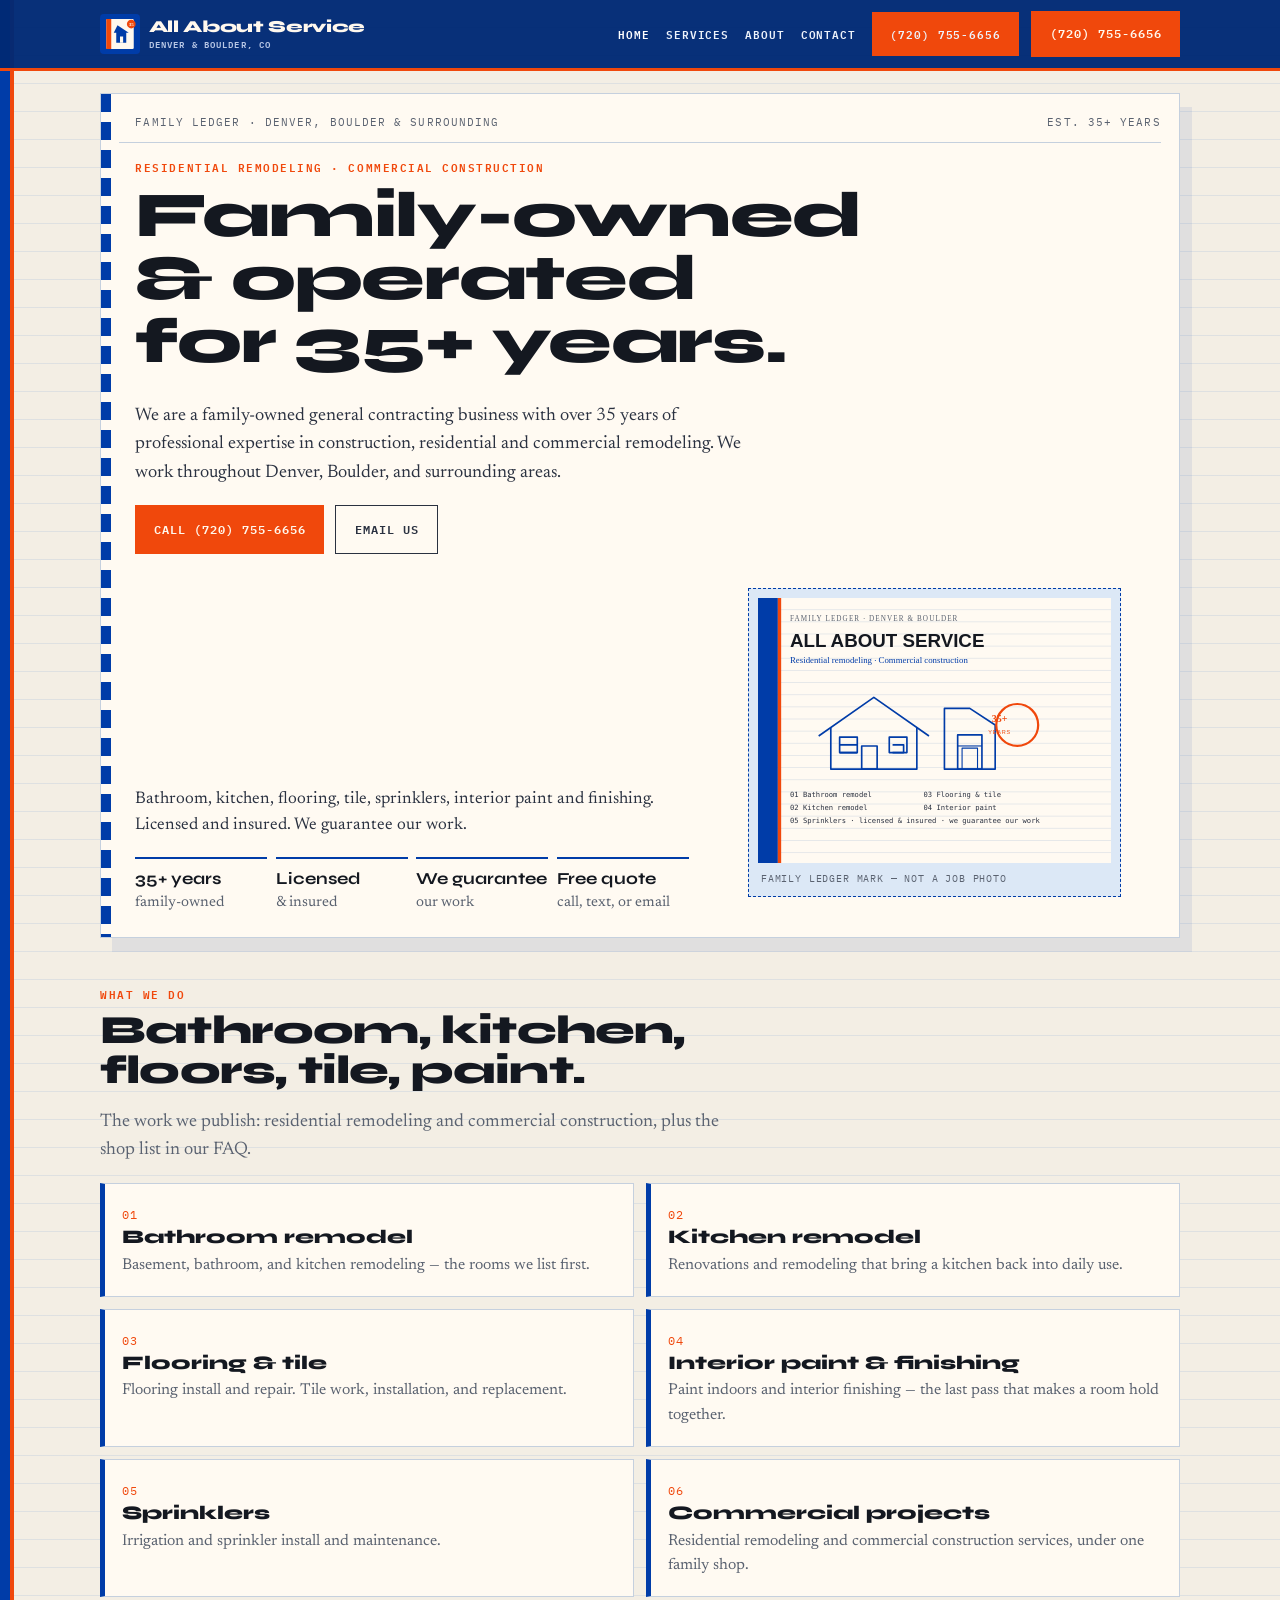
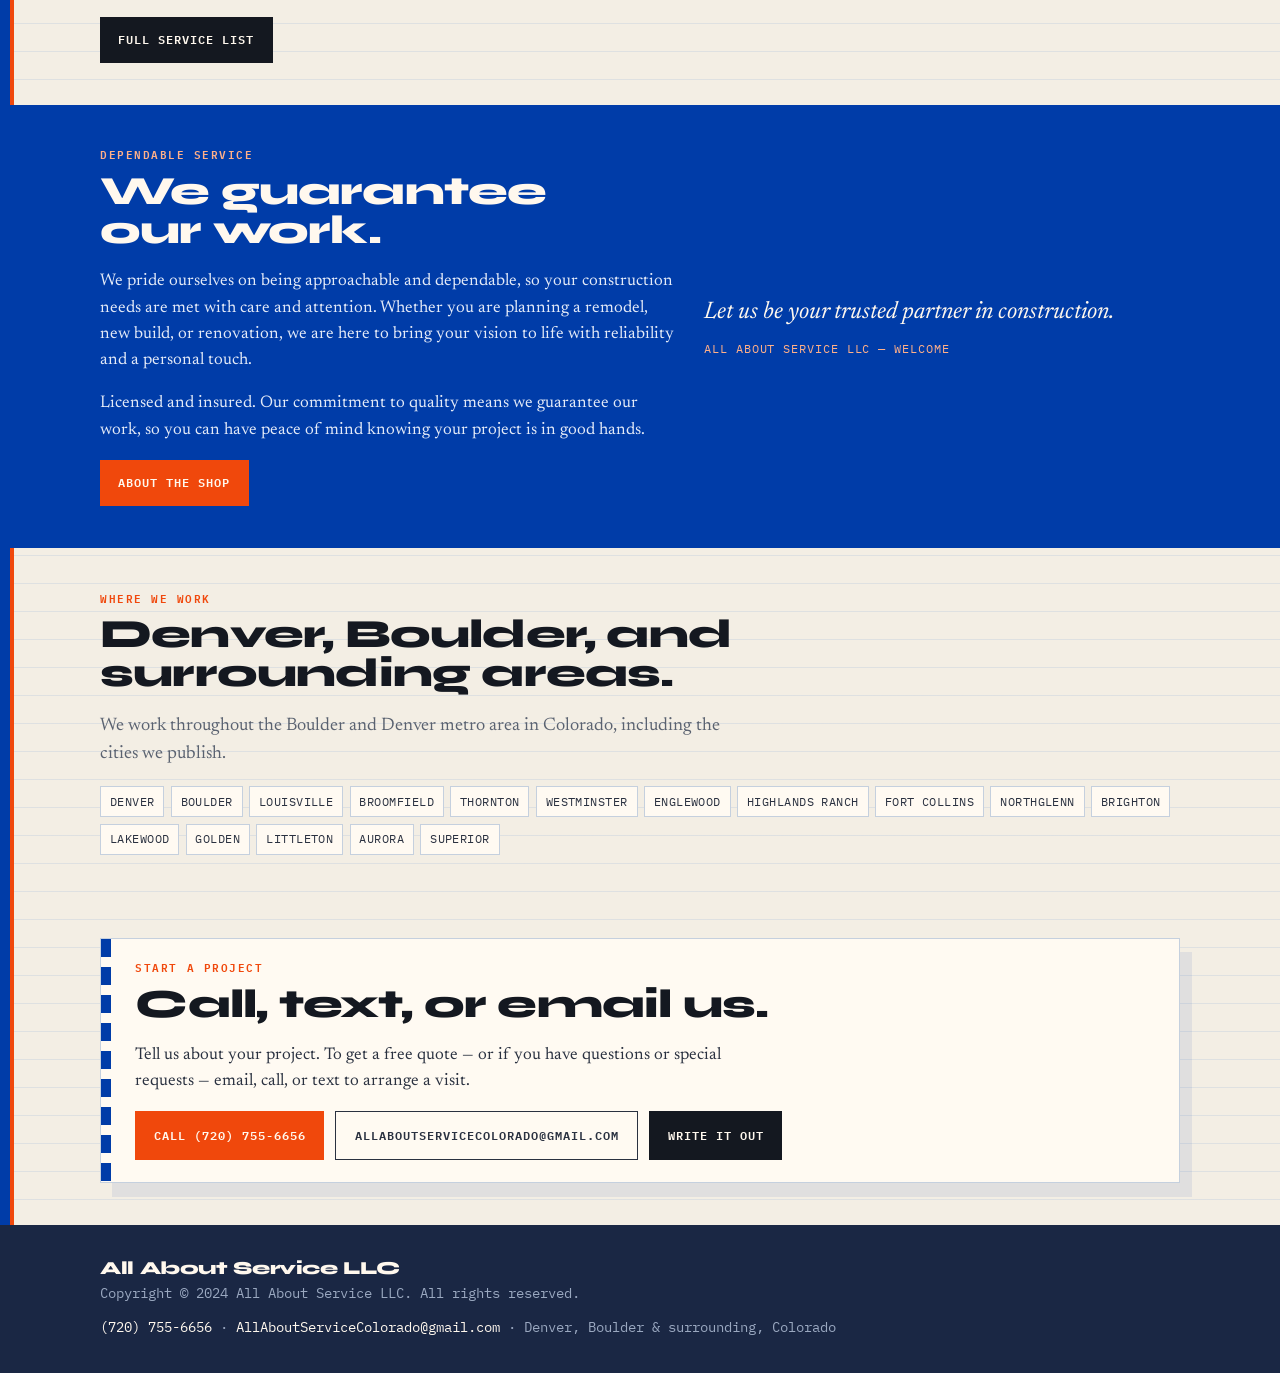
<file: index.html>
<!DOCTYPE html>
<html lang="en">
<head>
  <meta charset="utf-8">
  <meta name="viewport" content="width=device-width, initial-scale=1">
  <title>All About Service LLC | Family GC in Denver &amp; Boulder</title>
  <meta name="description" content="Family-owned and operated for 35+ years. Bathroom, kitchen, flooring, tile, sprinklers, interior paint. Denver, Boulder, and surrounding. Licensed and insured. We guarantee our work. (720) 755-6656.">
  <link rel="icon" href="assets/favicon.svg" type="image/svg+xml">
  <link rel="icon" href="assets/favicon.png" type="image/png">
  <link rel="apple-touch-icon" href="assets/apple-touch.png">
  <meta name="theme-color" content="#003ca8">
  <link rel="preconnect" href="https://fonts.googleapis.com">
  <link rel="preconnect" href="https://fonts.gstatic.com" crossorigin>
  <link href="https://fonts.googleapis.com/css2?family=IBM+Plex+Mono:wght@500;600&family=Newsreader:ital,opsz,wght@0,6..72,400;0,6..72,600;1,6..72,400&family=Syne:wght@600;700;800&display=swap" rel="stylesheet">
  <link rel="stylesheet" href="assets/styles.css">
  <script type="application/ld+json">
{"@context":"https://schema.org","@type":"GeneralContractor","name":"All About Service LLC","image":"assets/mark.svg","telephone":"+17207556656","email":"AllAboutServiceColorado@gmail.com","url":"https://allaboutservicellc.godaddysites.com/","address":{"@type":"PostalAddress","addressLocality":"Denver","addressRegion":"CO","addressCountry":"US"},"areaServed":["Denver, Colorado","Boulder, Colorado","Louisville, Colorado","Broomfield, Colorado","Thornton, Colorado","Westminster, Colorado","Englewood, Colorado","Highlands Ranch, Colorado","Fort Collins, Colorado","Northglenn, Colorado","Brighton, Colorado","Lakewood, Colorado","Golden, Colorado","Littleton, Colorado","Aurora, Colorado","Superior, Colorado"],"description":"Family-owned and operated general contractor for 35+ years. Residential remodeling and commercial construction in Denver, Boulder, and surrounding areas. Licensed and insured. We guarantee our work."}
</script>
</head>
<body>
  <a class="skip" href="#main">Skip to content</a>
  <header class="site-header">
    <div class="wrap header-inner">
      <a class="logo" href="index.html">
        <img src="assets/mark.svg" alt="">
        <span class="logo-word">All About Service<span>Denver &amp; Boulder, CO</span></span>
      </a>
      <button class="menu-toggle" type="button" aria-expanded="false" aria-label="Open menu"><span></span></button>
      <nav class="nav" aria-label="Primary">
        <a href="index.html" aria-current="page">Home</a>
        <a href="services.html">Services</a>
        <a href="about.html">About</a>
        <a href="contact.html">Contact</a>
        <a class="btn btn-flame" href="tel:+17207556656">(720) 755-6656</a>
      </nav>
      <a class="btn btn-flame header-cta" href="tel:+17207556656">(720) 755-6656</a>
    </div>
  </header>

  <main id="main">
    <section class="hero">
      <div class="wrap">
        <div class="ledger">
          <div class="ledger-head">
            <span>Family ledger · Denver, Boulder &amp; surrounding</span>
            <span>Est. 35+ years</span>
          </div>
          <p class="eyebrow">Residential remodeling · Commercial construction</p>
          <h1>Family-owned &amp; operated for 35+ years.</h1>
          <p class="lede">We are a family-owned general contracting business with over 35 years of professional expertise in construction, residential and commercial remodeling. We work throughout Denver, Boulder, and surrounding areas.</p>
          <div class="hero-actions">
            <a class="btn btn-flame" href="tel:+17207556656">Call (720) 755-6656</a>
            <a class="btn btn-ghost" href="mailto:AllAboutServiceColorado@gmail.com">Email us</a>
          </div>
          <div class="hero-grid">
            <div>
              <p>Bathroom, kitchen, flooring, tile, sprinklers, interior paint and finishing. Licensed and insured. We guarantee our work.</p>
              <div class="meta-row">
                <div><strong>35+ years</strong> family-owned</div>
                <div><strong>Licensed</strong> &amp; insured</div>
                <div><strong>We guarantee</strong> our work</div>
                <div><strong>Free quote</strong> call, text, or email</div>
              </div>
            </div>
            <figure class="stamp-frame">
              <img src="assets/ledger.svg" alt="Illustrated family ledger for All About Service — bathroom, kitchen, and 35+ year stamp">
              <figcaption>Family ledger mark — not a job photo</figcaption>
            </figure>
          </div>
        </div>
      </div>
    </section>

    <section>
      <div class="wrap">
        <p class="kicker">What we do</p>
        <h2>Bathroom, kitchen, floors, tile, paint.</h2>
        <p class="lede">The work we publish: residential remodeling and commercial construction, plus the shop list in our FAQ.</p>
        <div class="cards two" style="margin-top:1.2rem">
          <article class="service"><span class="num">01</span><h3>Bathroom remodel</h3><p>Basement, bathroom, and kitchen remodeling — the rooms we list first.</p></article>
          <article class="service"><span class="num">02</span><h3>Kitchen remodel</h3><p>Renovations and remodeling that bring a kitchen back into daily use.</p></article>
          <article class="service"><span class="num">03</span><h3>Flooring &amp; tile</h3><p>Flooring install and repair. Tile work, installation, and replacement.</p></article>
          <article class="service"><span class="num">04</span><h3>Interior paint &amp; finishing</h3><p>Paint indoors and interior finishing — the last pass that makes a room hold together.</p></article>
          <article class="service"><span class="num">05</span><h3>Sprinklers</h3><p>Irrigation and sprinkler install and maintenance.</p></article>
          <article class="service"><span class="num">06</span><h3>Commercial projects</h3><p>Residential remodeling and commercial construction services, under one family shop.</p></article>
        </div>
        <p class="actions" style="margin-top:1.2rem"><a class="btn btn-ink" href="services.html">Full service list</a></p>
      </div>
    </section>

    <section class="band-cobalt">
      <div class="wrap split">
        <div>
          <p class="kicker">Dependable service</p>
          <h2>We guarantee our work.</h2>
          <p>We pride ourselves on being approachable and dependable, so your construction needs are met with care and attention. Whether you are planning a remodel, new build, or renovation, we are here to bring your vision to life with reliability and a personal touch.</p>
          <p>Licensed and insured. Our commitment to quality means we guarantee our work, so you can have peace of mind knowing your project is in good hands.</p>
          <p class="actions"><a class="btn btn-flame" href="about.html">About the shop</a></p>
        </div>
        <blockquote class="quote">
          Let us be your trusted partner in construction.
          <cite>All About Service LLC — Welcome</cite>
        </blockquote>
      </div>
    </section>

    <section>
      <div class="wrap">
        <p class="kicker">Where we work</p>
        <h2>Denver, Boulder, and surrounding areas.</h2>
        <p class="lede">We work throughout the Boulder and Denver metro area in Colorado, including the cities we publish.</p>
        <ul class="cities" style="margin-top:1rem">
          <li>Denver</li><li>Boulder</li><li>Louisville</li><li>Broomfield</li>
          <li>Thornton</li><li>Westminster</li><li>Englewood</li><li>Highlands Ranch</li>
          <li>Fort Collins</li><li>Northglenn</li><li>Brighton</li><li>Lakewood</li>
          <li>Golden</li><li>Littleton</li><li>Aurora</li><li>Superior</li>
        </ul>
      </div>
    </section>

    <section>
      <div class="wrap ledger">
        <p class="kicker" style="padding-left:1rem">Start a project</p>
        <h2 style="padding-left:1rem">Call, text, or email us.</h2>
        <p style="padding-left:1rem;max-width:38rem">Tell us about your project. To get a free quote — or if you have questions or special requests — email, call, or text to arrange a visit.</p>
        <p class="actions" style="padding-left:1rem">
          <a class="btn btn-flame" href="tel:+17207556656">Call (720) 755-6656</a>
          <a class="btn btn-ghost" href="mailto:AllAboutServiceColorado@gmail.com">AllAboutServiceColorado@gmail.com</a>
          <a class="btn btn-ink" href="contact.html">Write it out</a>
        </p>
      </div>
    </section>
  </main>

  <footer class="site-footer">
    <div class="wrap footer-inner">
      <div>
        <div class="footer-brand">All About Service LLC</div>
        <p>Copyright © 2024 All About Service LLC. All rights reserved.</p>
      </div>
      <p>
        <a href="tel:+17207556656">(720) 755-6656</a> ·
        <a href="mailto:AllAboutServiceColorado@gmail.com">AllAboutServiceColorado@gmail.com</a> ·
        Denver, Boulder &amp; surrounding, Colorado
      </p>
    </div>
  </footer>
  <nav class="dock" aria-label="Quick contact">
    <a href="tel:+17207556656">Call (720) 755-6656</a>
    <a href="mailto:AllAboutServiceColorado@gmail.com">Email us</a>
  </nav>
  <script src="assets/site.js"></script>
</body>
</html>
</file>
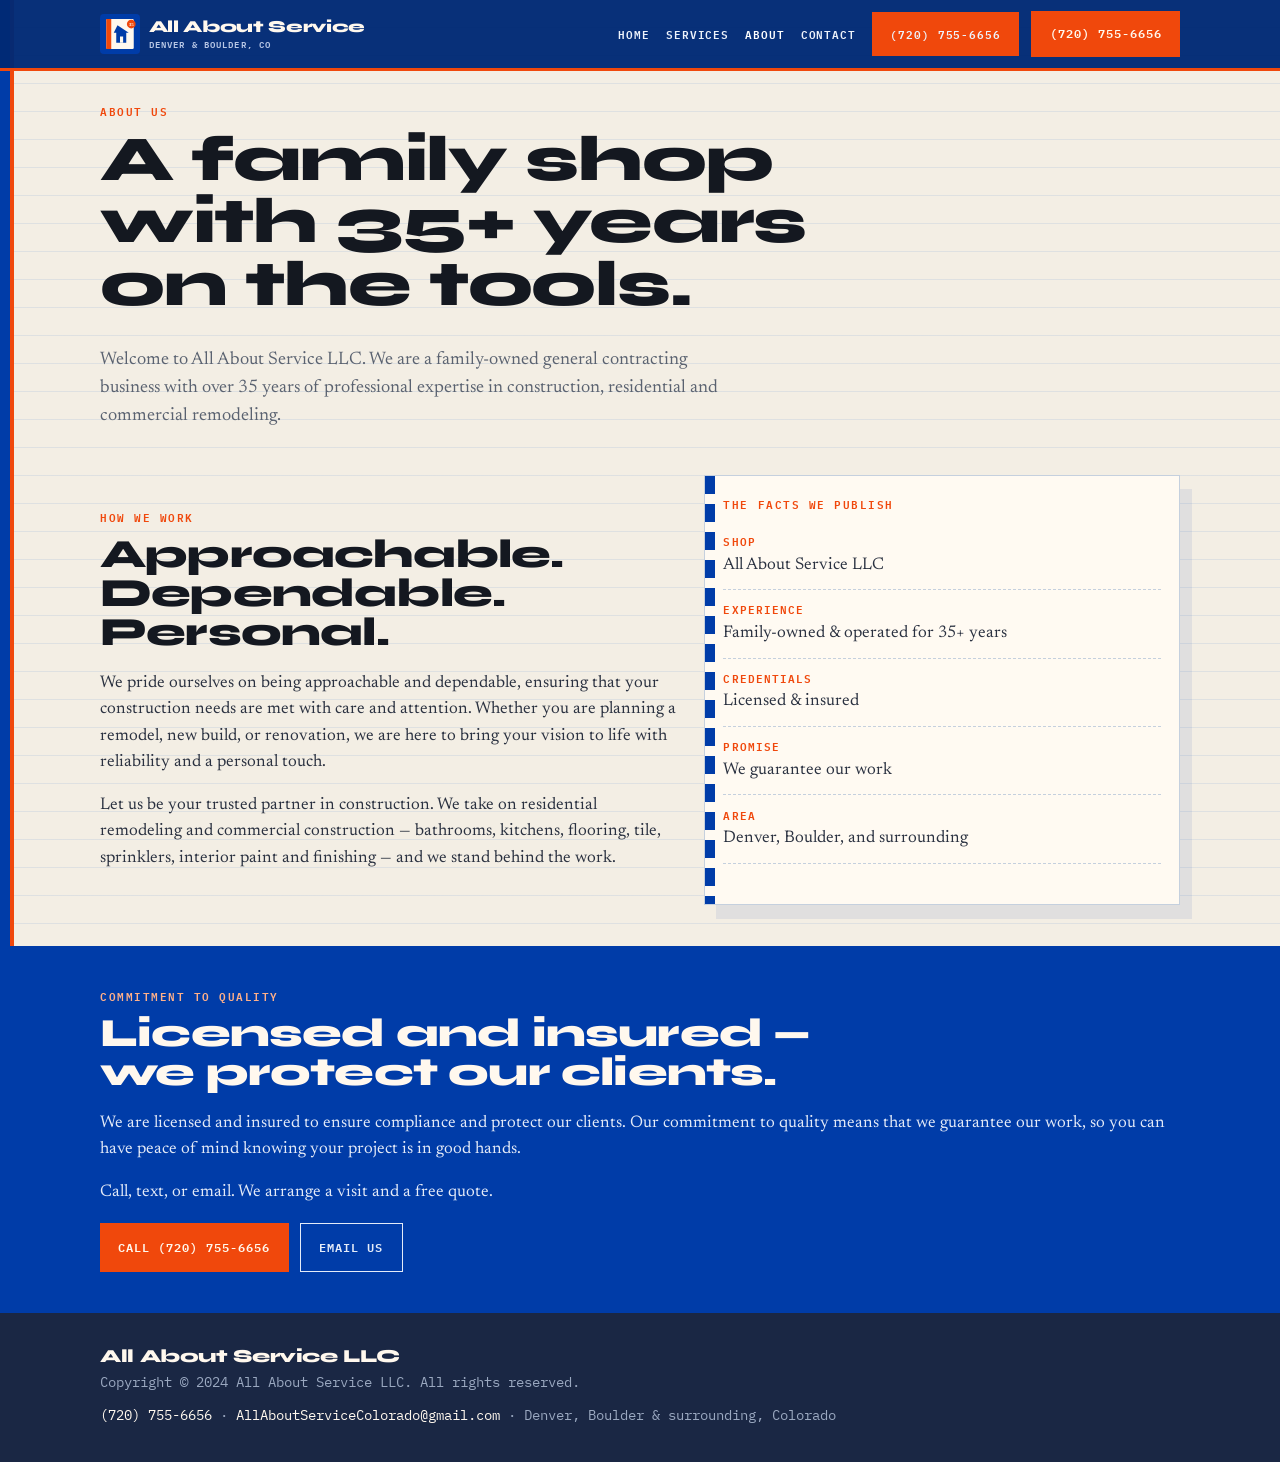
<file: about.html>
<!DOCTYPE html>
<html lang="en">
<head>
  <meta charset="utf-8">
  <meta name="viewport" content="width=device-width, initial-scale=1">
  <title>About us | All About Service LLC — Denver &amp; Boulder</title>
  <meta name="description" content="Family-owned and operated for 35+ years. Licensed and insured general contractor serving Denver, Boulder, and surrounding areas. We guarantee our work.">
  <link rel="icon" href="assets/favicon.svg" type="image/svg+xml">
  <link rel="icon" href="assets/favicon.png" type="image/png">
  <link rel="apple-touch-icon" href="assets/apple-touch.png">
  <meta name="theme-color" content="#003ca8">
  <link rel="preconnect" href="https://fonts.googleapis.com">
  <link rel="preconnect" href="https://fonts.gstatic.com" crossorigin>
  <link href="https://fonts.googleapis.com/css2?family=IBM+Plex+Mono:wght@500;600&family=Newsreader:ital,opsz,wght@0,6..72,400;0,6..72,600;1,6..72,400&family=Syne:wght@600;700;800&display=swap" rel="stylesheet">
  <link rel="stylesheet" href="assets/styles.css">
</head>
<body>
  <a class="skip" href="#main">Skip to content</a>
  <header class="site-header">
    <div class="wrap header-inner">
      <a class="logo" href="index.html">
        <img src="assets/mark.svg" alt="">
        <span class="logo-word">All About Service<span>Denver &amp; Boulder, CO</span></span>
      </a>
      <button class="menu-toggle" type="button" aria-expanded="false" aria-label="Open menu"><span></span></button>
      <nav class="nav" aria-label="Primary">
        <a href="index.html">Home</a>
        <a href="services.html">Services</a>
        <a href="about.html" aria-current="page">About</a>
        <a href="contact.html">Contact</a>
        <a class="btn btn-flame" href="tel:+17207556656">(720) 755-6656</a>
      </nav>
      <a class="btn btn-flame header-cta" href="tel:+17207556656">(720) 755-6656</a>
    </div>
  </header>

  <main id="main">
    <section class="page-hero">
      <div class="wrap">
        <p class="eyebrow">About us</p>
        <h1>A family shop with 35+ years on the tools.</h1>
        <p class="lede">Welcome to All About Service LLC. We are a family-owned general contracting business with over 35 years of professional expertise in construction, residential and commercial remodeling.</p>
      </div>
    </section>

    <section>
      <div class="wrap split">
        <div>
          <p class="kicker">How we work</p>
          <h2>Approachable. Dependable. Personal.</h2>
          <p>We pride ourselves on being approachable and dependable, ensuring that your construction needs are met with care and attention. Whether you are planning a remodel, new build, or renovation, we are here to bring your vision to life with reliability and a personal touch.</p>
          <p>Let us be your trusted partner in construction. We take on residential remodeling and commercial construction — bathrooms, kitchens, flooring, tile, sprinklers, interior paint and finishing — and we stand behind the work.</p>
        </div>
        <div class="ledger">
          <p class="kicker">The facts we publish</p>
          <ul class="contact-list">
            <li><span>Shop</span>All About Service LLC</li>
            <li><span>Experience</span>Family-owned &amp; operated for 35+ years</li>
            <li><span>Credentials</span>Licensed &amp; insured</li>
            <li><span>Promise</span>We guarantee our work</li>
            <li><span>Area</span>Denver, Boulder, and surrounding</li>
          </ul>
        </div>
      </div>
    </section>

    <section class="band-cobalt">
      <div class="wrap">
        <p class="kicker">Commitment to quality</p>
        <h2>Licensed and insured — we protect our clients.</h2>
        <p>We are licensed and insured to ensure compliance and protect our clients. Our commitment to quality means that we guarantee our work, so you can have peace of mind knowing your project is in good hands.</p>
        <p>Call, text, or email. We arrange a visit and a free quote.</p>
        <p class="actions" style="margin-top:1.1rem">
          <a class="btn btn-flame" href="tel:+17207556656">Call (720) 755-6656</a>
          <a class="btn btn-ghost" href="mailto:AllAboutServiceColorado@gmail.com">Email us</a>
        </p>
      </div>
    </section>
  </main>

  <footer class="site-footer">
    <div class="wrap footer-inner">
      <div>
        <div class="footer-brand">All About Service LLC</div>
        <p>Copyright © 2024 All About Service LLC. All rights reserved.</p>
      </div>
      <p>
        <a href="tel:+17207556656">(720) 755-6656</a> ·
        <a href="mailto:AllAboutServiceColorado@gmail.com">AllAboutServiceColorado@gmail.com</a> ·
        Denver, Boulder &amp; surrounding, Colorado
      </p>
    </div>
  </footer>
  <nav class="dock" aria-label="Quick contact">
    <a href="tel:+17207556656">Call (720) 755-6656</a>
    <a href="mailto:AllAboutServiceColorado@gmail.com">Email us</a>
  </nav>
  <script src="assets/site.js"></script>
</body>
</html>
</file>
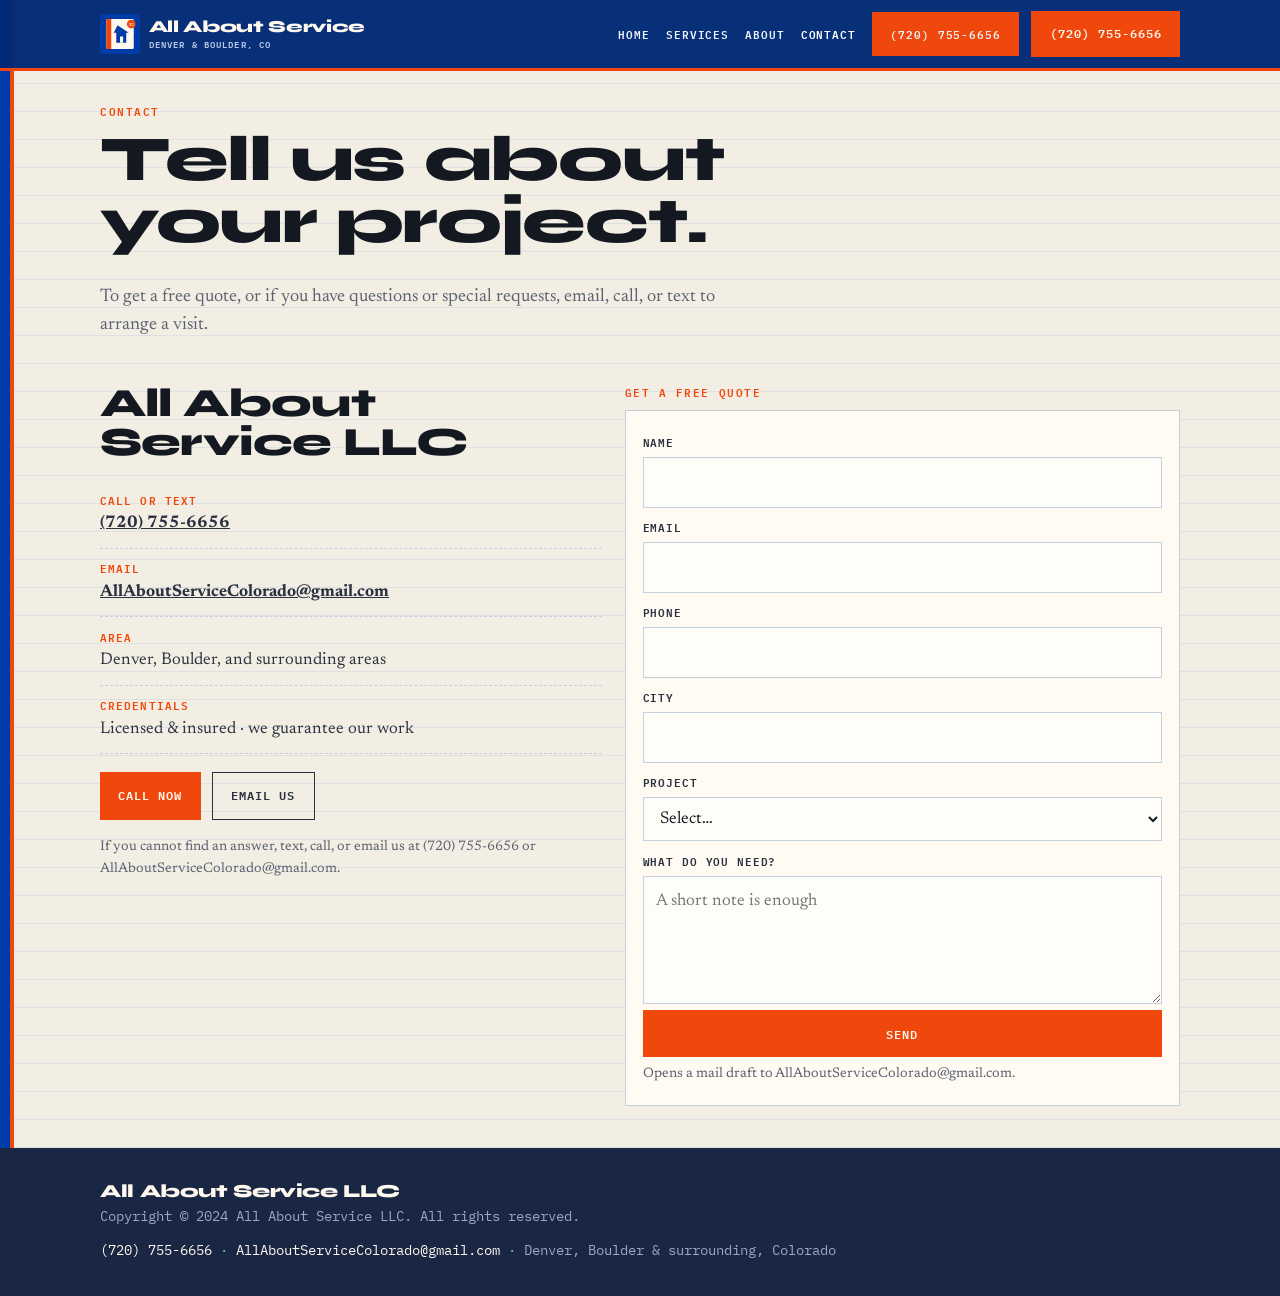
<file: contact.html>
<!DOCTYPE html>
<html lang="en">
<head>
  <meta charset="utf-8">
  <meta name="viewport" content="width=device-width, initial-scale=1">
  <title>Contact | All About Service LLC — Denver &amp; Boulder</title>
  <meta name="description" content="Call or text (720) 755-6656. Email AllAboutServiceColorado@gmail.com. Denver, Boulder, and surrounding areas. Free quote.">
  <link rel="icon" href="assets/favicon.svg" type="image/svg+xml">
  <link rel="icon" href="assets/favicon.png" type="image/png">
  <link rel="apple-touch-icon" href="assets/apple-touch.png">
  <meta name="theme-color" content="#003ca8">
  <link rel="preconnect" href="https://fonts.googleapis.com">
  <link rel="preconnect" href="https://fonts.gstatic.com" crossorigin>
  <link href="https://fonts.googleapis.com/css2?family=IBM+Plex+Mono:wght@500;600&family=Newsreader:ital,opsz,wght@0,6..72,400;0,6..72,600;1,6..72,400&family=Syne:wght@600;700;800&display=swap" rel="stylesheet">
  <link rel="stylesheet" href="assets/styles.css">
</head>
<body>
  <a class="skip" href="#main">Skip to content</a>
  <header class="site-header">
    <div class="wrap header-inner">
      <a class="logo" href="index.html">
        <img src="assets/mark.svg" alt="">
        <span class="logo-word">All About Service<span>Denver &amp; Boulder, CO</span></span>
      </a>
      <button class="menu-toggle" type="button" aria-expanded="false" aria-label="Open menu"><span></span></button>
      <nav class="nav" aria-label="Primary">
        <a href="index.html">Home</a>
        <a href="services.html">Services</a>
        <a href="about.html">About</a>
        <a href="contact.html" aria-current="page">Contact</a>
        <a class="btn btn-flame" href="tel:+17207556656">(720) 755-6656</a>
      </nav>
      <a class="btn btn-flame header-cta" href="tel:+17207556656">(720) 755-6656</a>
    </div>
  </header>

  <main id="main">
    <section class="page-hero">
      <div class="wrap">
        <p class="eyebrow">Contact</p>
        <h1>Tell us about your project.</h1>
        <p class="lede">To get a free quote, or if you have questions or special requests, email, call, or text to arrange a visit.</p>
      </div>
    </section>

    <section>
      <div class="wrap contact-grid">
        <div>
          <h2>All About Service LLC</h2>
          <ul class="contact-list">
            <li><span>Call or text</span><a href="tel:+17207556656">(720) 755-6656</a></li>
            <li><span>Email</span><a href="mailto:AllAboutServiceColorado@gmail.com">AllAboutServiceColorado@gmail.com</a></li>
            <li><span>Area</span>Denver, Boulder, and surrounding areas</li>
            <li><span>Credentials</span>Licensed &amp; insured · we guarantee our work</li>
          </ul>
          <p class="actions">
            <a class="btn btn-flame" href="tel:+17207556656">Call now</a>
            <a class="btn btn-ghost" href="mailto:AllAboutServiceColorado@gmail.com">Email us</a>
          </p>
          <p class="note" style="margin-top:1rem">If you cannot find an answer, text, call, or email us at (720) 755-6656 or AllAboutServiceColorado@gmail.com.</p>
        </div>
        <div>
          <p class="kicker">Get a free quote</p>
          <form data-quote-form>
            <label for="name">Name</label>
            <input id="name" name="name" autocomplete="name">
            <label for="email">Email</label>
            <input id="email" name="email" type="email" required autocomplete="email">
            <label for="phone">Phone</label>
            <input id="phone" name="phone" type="tel" autocomplete="tel">
            <label for="city">City</label>
            <input id="city" name="city" autocomplete="address-level2">
            <label for="project">Project</label>
            <select id="project" name="project">
              <option value="">Select…</option>
              <option>Bathroom remodel</option>
              <option>Kitchen remodel</option>
              <option>Flooring</option>
              <option>Tile</option>
              <option>Interior paint &amp; finishing</option>
              <option>Sprinklers</option>
              <option>Commercial project</option>
              <option>Home repair</option>
              <option>Deck or porch</option>
              <option>Other</option>
            </select>
            <label for="message">What do you need?</label>
            <textarea id="message" name="message" placeholder="A short note is enough"></textarea>
            <button class="btn btn-flame" type="submit">Send</button>
            <p class="note">Opens a mail draft to AllAboutServiceColorado@gmail.com.</p>
          </form>
        </div>
      </div>
    </section>
  </main>

  <footer class="site-footer">
    <div class="wrap footer-inner">
      <div>
        <div class="footer-brand">All About Service LLC</div>
        <p>Copyright © 2024 All About Service LLC. All rights reserved.</p>
      </div>
      <p>
        <a href="tel:+17207556656">(720) 755-6656</a> ·
        <a href="mailto:AllAboutServiceColorado@gmail.com">AllAboutServiceColorado@gmail.com</a> ·
        Denver, Boulder &amp; surrounding, Colorado
      </p>
    </div>
  </footer>
  <nav class="dock" aria-label="Quick contact">
    <a href="tel:+17207556656">Call (720) 755-6656</a>
    <a href="mailto:AllAboutServiceColorado@gmail.com">Email us</a>
  </nav>
  <script src="assets/site.js"></script>
</body>
</html>
</file>
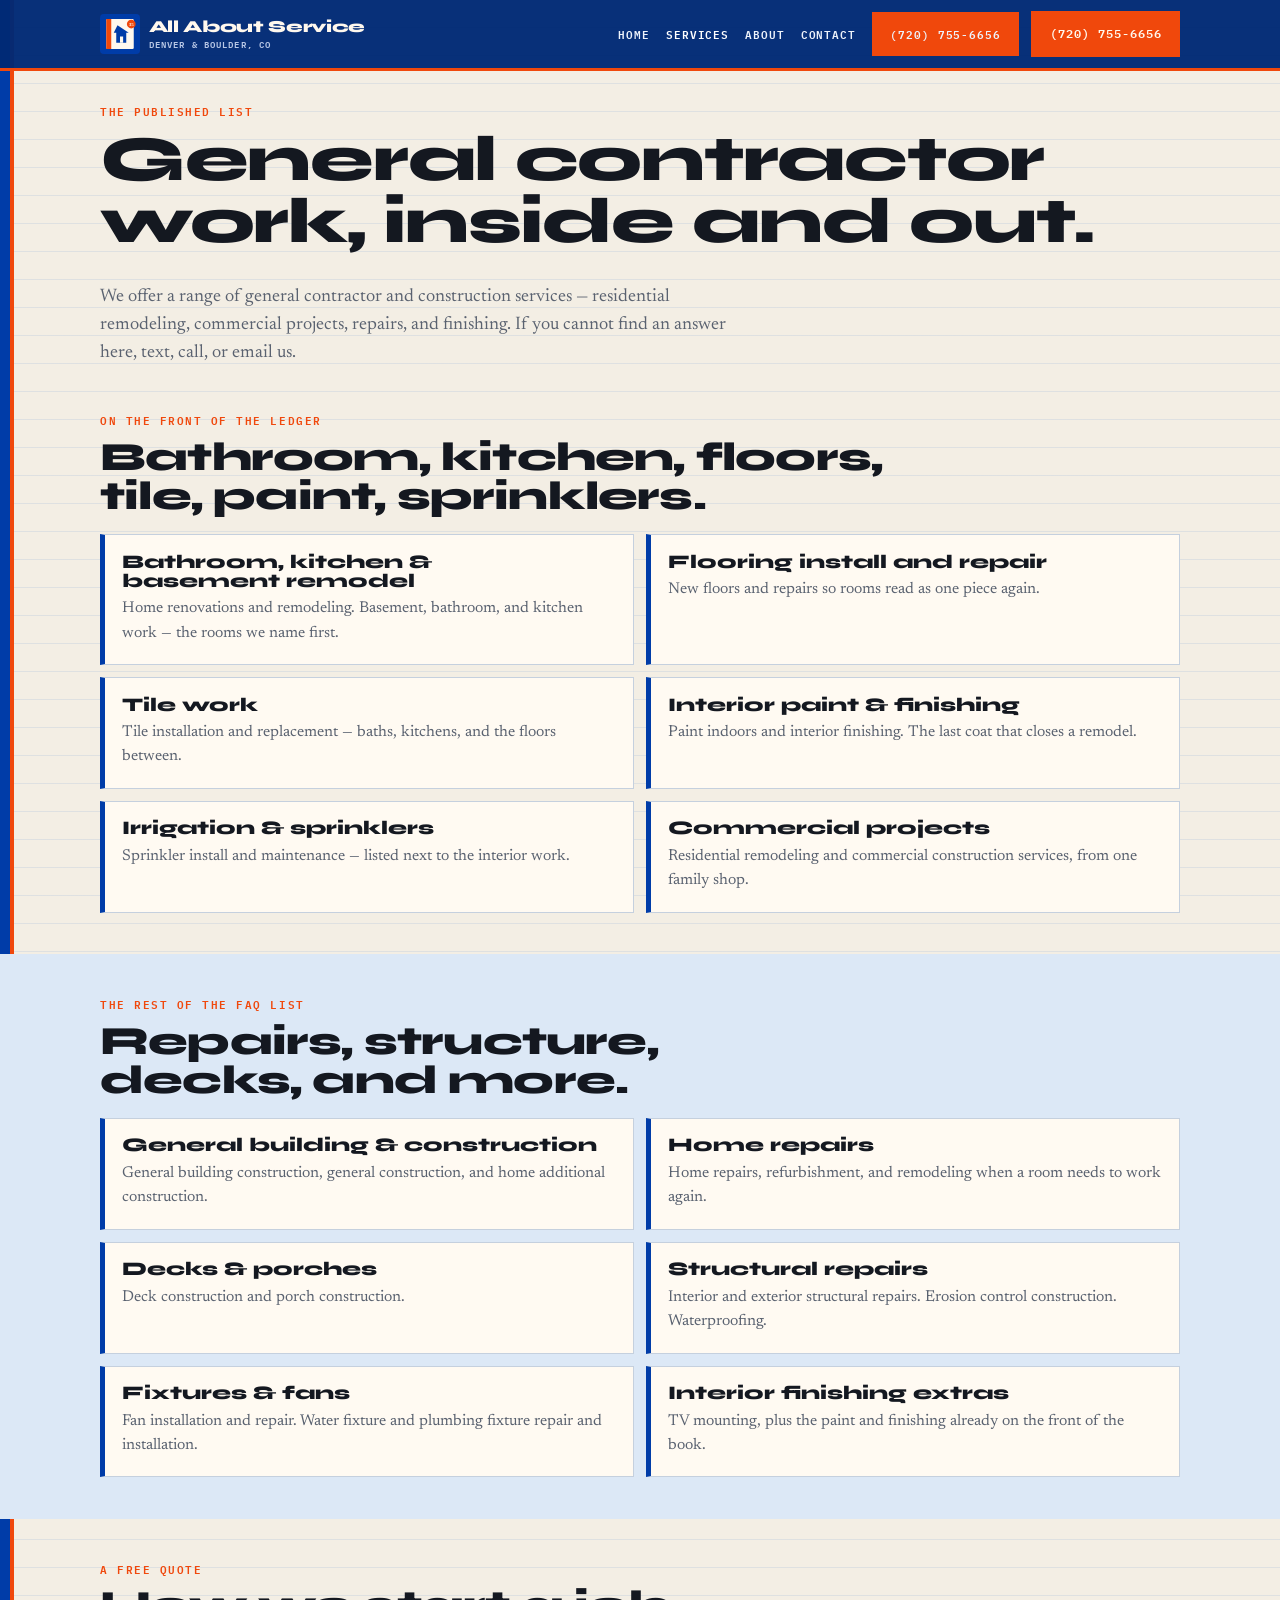
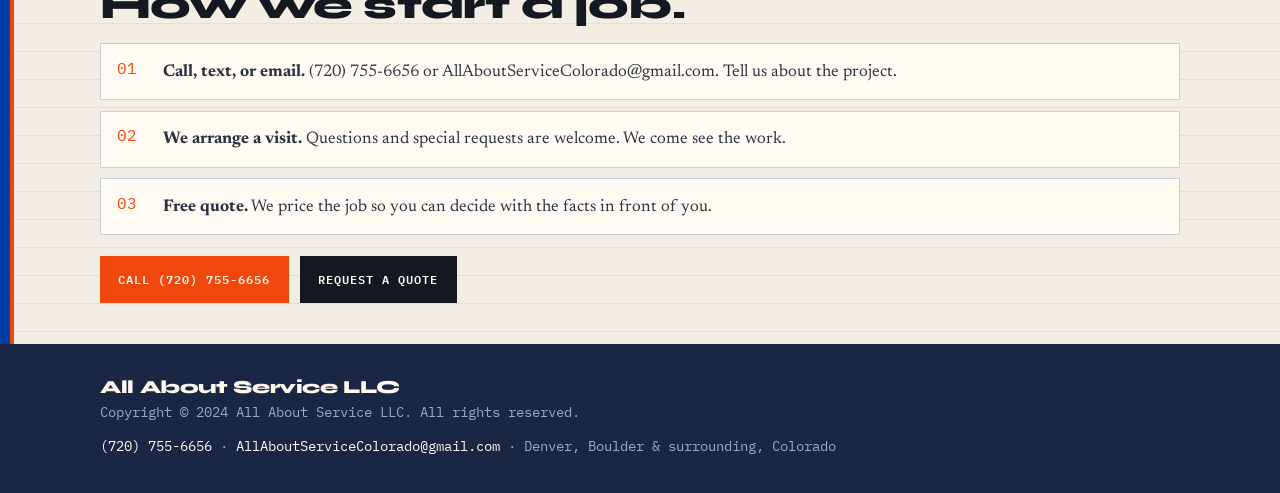
<file: services.html>
<!DOCTYPE html>
<html lang="en">
<head>
  <meta charset="utf-8">
  <meta name="viewport" content="width=device-width, initial-scale=1">
  <title>Services | All About Service LLC</title>
  <meta name="description" content="Bathroom, kitchen, flooring, tile, sprinklers, interior paint, decks, repairs, and commercial projects. Denver and Boulder. Call (720) 755-6656.">
  <link rel="icon" href="assets/favicon.svg" type="image/svg+xml">
  <link rel="icon" href="assets/favicon.png" type="image/png">
  <link rel="apple-touch-icon" href="assets/apple-touch.png">
  <meta name="theme-color" content="#003ca8">
  <link rel="preconnect" href="https://fonts.googleapis.com">
  <link rel="preconnect" href="https://fonts.gstatic.com" crossorigin>
  <link href="https://fonts.googleapis.com/css2?family=IBM+Plex+Mono:wght@500;600&family=Newsreader:ital,opsz,wght@0,6..72,400;0,6..72,600;1,6..72,400&family=Syne:wght@600;700;800&display=swap" rel="stylesheet">
  <link rel="stylesheet" href="assets/styles.css">
</head>
<body>
  <a class="skip" href="#main">Skip to content</a>
  <header class="site-header">
    <div class="wrap header-inner">
      <a class="logo" href="index.html">
        <img src="assets/mark.svg" alt="">
        <span class="logo-word">All About Service<span>Denver &amp; Boulder, CO</span></span>
      </a>
      <button class="menu-toggle" type="button" aria-expanded="false" aria-label="Open menu"><span></span></button>
      <nav class="nav" aria-label="Primary">
        <a href="index.html">Home</a>
        <a href="services.html" aria-current="page">Services</a>
        <a href="about.html">About</a>
        <a href="contact.html">Contact</a>
        <a class="btn btn-flame" href="tel:+17207556656">(720) 755-6656</a>
      </nav>
      <a class="btn btn-flame header-cta" href="tel:+17207556656">(720) 755-6656</a>
    </div>
  </header>

  <main id="main">
    <section class="page-hero">
      <div class="wrap">
        <p class="eyebrow">The published list</p>
        <h1>General contractor work, inside and out.</h1>
        <p class="lede">We offer a range of general contractor and construction services — residential remodeling, commercial projects, repairs, and finishing. If you cannot find an answer here, text, call, or email us.</p>
      </div>
    </section>

    <section>
      <div class="wrap">
        <p class="kicker">On the front of the ledger</p>
        <h2>Bathroom, kitchen, floors, tile, paint, sprinklers.</h2>
        <div class="cards two" style="margin-top:1.1rem">
          <article class="service">
            <h3>Bathroom, kitchen &amp; basement remodel</h3>
            <p>Home renovations and remodeling. Basement, bathroom, and kitchen work — the rooms we name first.</p>
          </article>
          <article class="service">
            <h3>Flooring install and repair</h3>
            <p>New floors and repairs so rooms read as one piece again.</p>
          </article>
          <article class="service">
            <h3>Tile work</h3>
            <p>Tile installation and replacement — baths, kitchens, and the floors between.</p>
          </article>
          <article class="service">
            <h3>Interior paint &amp; finishing</h3>
            <p>Paint indoors and interior finishing. The last coat that closes a remodel.</p>
          </article>
          <article class="service">
            <h3>Irrigation &amp; sprinklers</h3>
            <p>Sprinkler install and maintenance — listed next to the interior work.</p>
          </article>
          <article class="service">
            <h3>Commercial projects</h3>
            <p>Residential remodeling and commercial construction services, from one family shop.</p>
          </article>
        </div>
      </div>
    </section>

    <section class="band-carbon">
      <div class="wrap">
        <p class="kicker">The rest of the FAQ list</p>
        <h2>Repairs, structure, decks, and more.</h2>
        <div class="cards two" style="margin-top:1.1rem">
          <article class="service"><h3>General building &amp; construction</h3><p>General building construction, general construction, and home additional construction.</p></article>
          <article class="service"><h3>Home repairs</h3><p>Home repairs, refurbishment, and remodeling when a room needs to work again.</p></article>
          <article class="service"><h3>Decks &amp; porches</h3><p>Deck construction and porch construction.</p></article>
          <article class="service"><h3>Structural repairs</h3><p>Interior and exterior structural repairs. Erosion control construction. Waterproofing.</p></article>
          <article class="service"><h3>Fixtures &amp; fans</h3><p>Fan installation and repair. Water fixture and plumbing fixture repair and installation.</p></article>
          <article class="service"><h3>Interior finishing extras</h3><p>TV mounting, plus the paint and finishing already on the front of the book.</p></article>
        </div>
      </div>
    </section>

    <section>
      <div class="wrap">
        <p class="kicker">A free quote</p>
        <h2>How we start a job.</h2>
        <ol class="process" style="margin-top:1rem">
          <li><div><strong>Call, text, or email.</strong> (720) 755-6656 or AllAboutServiceColorado@gmail.com. Tell us about the project.</div></li>
          <li><div><strong>We arrange a visit.</strong> Questions and special requests are welcome. We come see the work.</div></li>
          <li><div><strong>Free quote.</strong> We price the job so you can decide with the facts in front of you.</div></li>
        </ol>
        <p class="actions" style="margin-top:1.3rem">
          <a class="btn btn-flame" href="tel:+17207556656">Call (720) 755-6656</a>
          <a class="btn btn-ink" href="contact.html">Request a quote</a>
        </p>
      </div>
    </section>
  </main>

  <footer class="site-footer">
    <div class="wrap footer-inner">
      <div>
        <div class="footer-brand">All About Service LLC</div>
        <p>Copyright © 2024 All About Service LLC. All rights reserved.</p>
      </div>
      <p>
        <a href="tel:+17207556656">(720) 755-6656</a> ·
        <a href="mailto:AllAboutServiceColorado@gmail.com">AllAboutServiceColorado@gmail.com</a> ·
        Denver, Boulder &amp; surrounding, Colorado
      </p>
    </div>
  </footer>
  <nav class="dock" aria-label="Quick contact">
    <a href="tel:+17207556656">Call (720) 755-6656</a>
    <a href="mailto:AllAboutServiceColorado@gmail.com">Email us</a>
  </nav>
  <script src="assets/site.js"></script>
</body>
</html>
</file>
<file: assets/styles.css>
/* All About Service LLC — spec preview
   35-year family ledger. Cobalt #003ca8 + flame #f0480c from their live logo.
   Ruled cream paper. Not a navy contractor template. Not a manila job ticket. */

:root {
  --paper: #f3eee4;
  --paper-2: #e7e0d2;
  --ledger: #fffaf2;
  --ink: #141820;
  --ink-2: #2a3140;
  --mute: #5a6270;
  --rule: #c5d0de;
  --cobalt: #003ca8;
  --cobalt-deep: #002a75;
  --flame: #f0480c;
  --flame-deep: #c23808;
  --carbon: #dce8f6;
  --spine: #1a2744;
  --wrap: min(1080px, calc(100% - 1.4rem));
  --display: "Syne", "Arial Narrow", Impact, sans-serif;
  --serif: "Newsreader", Georgia, serif;
  --mono: "IBM Plex Mono", ui-monospace, Menlo, monospace;
}

*, *::before, *::after { box-sizing: border-box; }
html { scroll-behavior: smooth; }
body {
  margin: 0;
  font-family: var(--serif);
  color: var(--ink-2);
  background:
    linear-gradient(90deg, var(--cobalt) 0 10px, var(--flame) 10px 14px, transparent 14px),
    repeating-linear-gradient(
      180deg,
      transparent,
      transparent 27px,
      rgba(197, 208, 222, 0.45) 27px,
      rgba(197, 208, 222, 0.45) 28px
    ),
    var(--paper);
  line-height: 1.55;
  font-size: 1.06rem;
  -webkit-font-smoothing: antialiased;
  padding-bottom: 4.6rem;
}
@media (min-width: 760px) {
  body { padding-bottom: 0; }
}
img, svg { max-width: 100%; height: auto; display: block; }
a { color: inherit; }
h1, h2, h3 {
  font-family: var(--display);
  font-weight: 800;
  letter-spacing: -0.02em;
  line-height: 0.98;
  margin: 0 0 0.45em;
  text-wrap: balance;
  color: var(--ink);
}
h1 { font-size: clamp(2.15rem, 8vw, 4rem); }
h2 { font-size: clamp(1.65rem, 4.6vw, 2.5rem); }
h3 { font-size: 1.2rem; letter-spacing: 0; }
p { margin: 0 0 1em; }
p:last-child { margin-bottom: 0; }

.skip {
  position: absolute; left: -999px; top: 0;
  background: var(--ink); color: var(--paper);
  padding: 0.5rem 0.8rem; z-index: 100;
}
.skip:focus { left: 0.5rem; top: 0.5rem; }
.wrap { width: var(--wrap); margin-inline: auto; }
.eyebrow, .kicker {
  font-family: var(--mono);
  font-weight: 600;
  text-transform: uppercase;
  letter-spacing: 0.14em;
  font-size: 0.68rem;
  color: var(--flame);
  margin: 0 0 0.55rem;
}
.lede { font-size: 1.14rem; color: var(--mute); max-width: 40rem; }

.site-header {
  position: sticky; top: 0; z-index: 40;
  background: rgba(0, 42, 117, 0.97);
  color: #eef3fb;
  border-bottom: 3px solid var(--flame);
}
.header-inner {
  display: flex; align-items: center; gap: 0.65rem; min-height: 68px;
}
.logo {
  display: flex; align-items: center; gap: 0.55rem;
  text-decoration: none; color: #fff8ee; min-width: 0;
}
.logo img, .logo svg { width: 40px; height: 40px; flex-shrink: 0; }
.logo-word {
  font-family: var(--display);
  font-size: 1.05rem;
  line-height: 1;
  letter-spacing: -0.02em;
  font-weight: 800;
}
.logo-word span {
  display: block;
  font-family: var(--mono);
  font-size: 0.58rem;
  letter-spacing: 0.12em;
  color: #b7c7e6;
  font-weight: 600;
  margin-top: 0.22rem;
  text-transform: uppercase;
}
.nav { margin-left: auto; display: flex; align-items: center; gap: 1rem; }
.nav a {
  text-decoration: none;
  font-family: var(--mono);
  font-weight: 600;
  text-transform: uppercase;
  letter-spacing: 0.08em;
  font-size: 0.7rem;
  color: #eef3fb;
}
.nav a[aria-current="page"], .nav a:hover { color: #fff; }
.header-cta { margin-left: 0.1rem; }
.menu-toggle {
  display: none; margin-left: auto; width: 44px; height: 44px;
  border: 1px solid #3a5284; background: transparent; cursor: pointer;
}
.menu-toggle span,
.menu-toggle span::before,
.menu-toggle span::after {
  display: block; width: 18px; height: 2px; background: #eef3fb;
  margin: 0 auto; position: relative; content: "";
}
.menu-toggle span::before { position: absolute; top: -6px; }
.menu-toggle span::after { position: absolute; top: 6px; }

.btn {
  display: inline-flex; align-items: center; justify-content: center;
  text-decoration: none; border: 0; cursor: pointer;
  font-family: var(--mono);
  font-weight: 600;
  text-transform: uppercase;
  letter-spacing: 0.08em;
  font-size: 0.78rem;
  padding: 0.85rem 1.15rem;
  min-height: 44px;
  transition: transform 0.14s ease, background 0.14s ease;
}
.btn:hover { transform: translateY(-1px); }
.btn-flame { background: var(--flame); color: #fff8ee; }
.btn-flame:hover { background: var(--flame-deep); }
.btn-ink { background: var(--ink); color: #fff8ee; }
.btn-ghost {
  background: transparent; color: inherit;
  border: 1.5px solid currentColor;
}
.hero-actions, .actions { display: flex; flex-wrap: wrap; gap: 0.7rem; }

.hero { padding: 1.4rem 0 0.4rem; }
.ledger {
  background: var(--ledger);
  border: 1px solid var(--rule);
  box-shadow: 12px 14px 0 rgba(0, 60, 168, 0.08);
  padding: 1.25rem 1.15rem 1.4rem;
  position: relative;
}
.ledger::before {
  content: "";
  position: absolute;
  left: 0; top: 0; bottom: 0;
  width: 10px;
  background: repeating-linear-gradient(
    180deg,
    var(--cobalt) 0 10px,
    var(--cobalt) 10px 18px,
    transparent 18px 28px
  );
}
.ledger-head {
  display: flex; justify-content: space-between; gap: 0.8rem;
  border-bottom: 1px solid var(--rule);
  padding: 0 0 0.7rem 1rem; margin: 0 0 1rem;
  font-family: var(--mono);
  font-size: 0.68rem;
  letter-spacing: 0.1em;
  text-transform: uppercase;
  color: var(--mute);
}
.hero h1 { max-width: 16ch; padding-left: 1rem; }
.hero .eyebrow, .hero .lede, .hero .hero-actions { padding-left: 1rem; }
.hero .lede { color: var(--ink-2); }
.hero-grid {
  display: grid;
  gap: 1.2rem;
  margin-top: 1.1rem;
  padding-left: 1rem;
}
.stamp-frame {
  background: var(--carbon);
  padding: 0.55rem;
  border: 1px dashed var(--cobalt);
  color: var(--mute);
}
.stamp-frame svg { width: 100%; height: auto; }
.stamp-frame figcaption {
  font-family: var(--mono);
  font-size: 0.65rem;
  letter-spacing: 0.08em;
  text-transform: uppercase;
  padding: 0.45rem 0.2rem 0.1rem;
}
.meta-row {
  display: grid;
  grid-template-columns: 1fr 1fr;
  gap: 0.55rem;
  margin-top: 1.15rem;
}
.meta-row div {
  border-top: 2px solid var(--cobalt);
  padding-top: 0.4rem;
  font-family: var(--serif);
  font-size: 0.92rem;
  color: var(--mute);
}
.meta-row strong {
  display: block;
  font-family: var(--display);
  font-size: 1.05rem;
  color: var(--ink);
}

section { padding: 2.6rem 0; }
.band-cobalt {
  background: var(--cobalt);
  color: #e4ebf8;
}
.band-cobalt h2, .band-cobalt h3 { color: #fff8ee; }
.band-cobalt .kicker { color: #ffb089; }
.band-cobalt .lede { color: #c7d4ee; }
.band-carbon { background: var(--carbon); }

.split { display: grid; gap: 1.4rem; }
@media (min-width: 820px) {
  .hero-grid { grid-template-columns: 1.1fr 0.9fr; align-items: end; }
  .split { grid-template-columns: 1.1fr 0.9fr; align-items: center; }
  .meta-row { grid-template-columns: repeat(4, 1fr); }
}

.cards { display: grid; gap: 0.75rem; }
@media (min-width: 700px) {
  .cards.three { grid-template-columns: repeat(3, 1fr); }
  .cards.two { grid-template-columns: repeat(2, 1fr); }
}
.service {
  background: var(--ledger);
  border: 1px solid var(--rule);
  padding: 1.1rem 1.05rem 1.2rem;
  border-left: 5px solid var(--cobalt);
}
.service h3 { margin-bottom: 0.35rem; }
.service p { color: var(--mute); font-size: 0.98rem; }
.service .num {
  font-family: var(--mono);
  font-size: 0.72rem;
  letter-spacing: 0.1em;
  color: var(--flame);
}

.quote {
  font-family: var(--serif);
  font-size: clamp(1.15rem, 2.6vw, 1.5rem);
  line-height: 1.4;
  color: #fff8ee;
  margin: 0;
  font-style: italic;
}
.quote cite {
  display: block;
  margin-top: 0.7rem;
  font-family: var(--mono);
  font-style: normal;
  font-size: 0.72rem;
  letter-spacing: 0.08em;
  text-transform: uppercase;
  color: #ffb089;
}

.cities {
  display: flex; flex-wrap: wrap; gap: 0.4rem;
  margin: 0; padding: 0; list-style: none;
}
.cities li {
  font-family: var(--mono);
  font-size: 0.72rem;
  letter-spacing: 0.04em;
  text-transform: uppercase;
  border: 1px solid var(--rule);
  background: var(--ledger);
  padding: 0.35rem 0.55rem;
}

.contact-list { list-style: none; padding: 0; margin: 0 0 1.1rem; }
.contact-list li {
  padding: 0.7rem 0;
  border-bottom: 1px dashed var(--rule);
}
.contact-list span {
  display: block;
  font-family: var(--mono);
  text-transform: uppercase;
  letter-spacing: 0.1em;
  font-size: 0.68rem;
  color: var(--flame);
  margin-bottom: 0.12rem;
  font-weight: 600;
}
.contact-list a { font-weight: 700; }

form {
  display: grid; gap: 0.4rem;
  background: var(--ledger);
  border: 1px solid var(--rule);
  padding: 1.15rem 1.05rem 1.25rem;
}
label {
  font-family: var(--mono);
  font-weight: 600;
  text-transform: uppercase;
  letter-spacing: 0.08em;
  font-size: 0.68rem;
  margin-top: 0.3rem;
}
input, textarea, select {
  font: inherit;
  padding: 0.7rem 0.75rem;
  border: 1px solid var(--rule);
  background: #fffdf8;
  color: var(--ink);
  width: 100%;
  min-height: 44px;
}
textarea { min-height: 8rem; resize: vertical; }
.note { font-size: 0.86rem; color: var(--mute); }
.contact-grid { display: grid; gap: 1.4rem; }
@media (min-width: 820px) {
  .contact-grid { grid-template-columns: 0.95fr 1.05fr; align-items: start; }
}

.page-hero { padding: 2rem 0 0.2rem; }
.page-hero h1 { max-width: 16ch; }

.process { display: grid; gap: 0.65rem; counter-reset: step; margin: 0; padding: 0; }
.process li {
  list-style: none;
  background: var(--ledger);
  border: 1px solid var(--rule);
  padding: 0.9rem 1rem;
  display: grid;
  grid-template-columns: 2.2rem 1fr;
  gap: 0.7rem;
}
.process li::before {
  counter-increment: step;
  content: counter(step, decimal-leading-zero);
  font-family: var(--mono);
  font-size: 1rem;
  color: var(--flame);
  line-height: 1.2;
}

.site-footer {
  background: var(--spine);
  color: #9aa8c0;
  padding: 1.8rem 0 2.2rem;
  font-size: 0.9rem;
  font-family: var(--mono);
}
.site-footer a { color: #fff8ee; text-decoration: none; }
.site-footer a:hover { text-decoration: underline; }
.footer-inner {
  display: flex; flex-wrap: wrap; gap: 0.7rem 1.3rem;
  justify-content: space-between; align-items: center;
}
.footer-brand {
  font-family: var(--display);
  letter-spacing: -0.02em;
  color: #fff8ee;
  font-size: 1.15rem;
  font-weight: 800;
}

.dock {
  position: fixed; left: 0; right: 0; bottom: 0; z-index: 50;
  display: grid; grid-template-columns: 1fr 1fr;
  background: var(--spine);
  border-top: 3px solid var(--flame);
}
.dock a {
  text-decoration: none;
  color: #fff8ee;
  font-family: var(--mono);
  font-weight: 600;
  text-transform: uppercase;
  letter-spacing: 0.08em;
  font-size: 0.72rem;
  min-height: 52px;
  display: flex; align-items: center; justify-content: center;
}
.dock a:first-child { background: var(--flame); }
@media (min-width: 760px) { .dock { display: none; } }

@media (max-width: 759px) {
  .menu-toggle { display: block; }
  .header-cta { display: none; }
  .nav {
    display: none;
    position: absolute; left: 0; right: 0; top: 100%;
    background: #002a75;
    flex-direction: column; align-items: stretch;
    padding: 0.7rem 1rem 1rem;
    gap: 0;
  }
  .nav.is-open { display: flex; }
  .nav a { padding: 0.8rem 0.15rem; border-bottom: 1px solid #25427a; }
  .nav .btn { margin-top: 0.7rem; }
}
</file>
